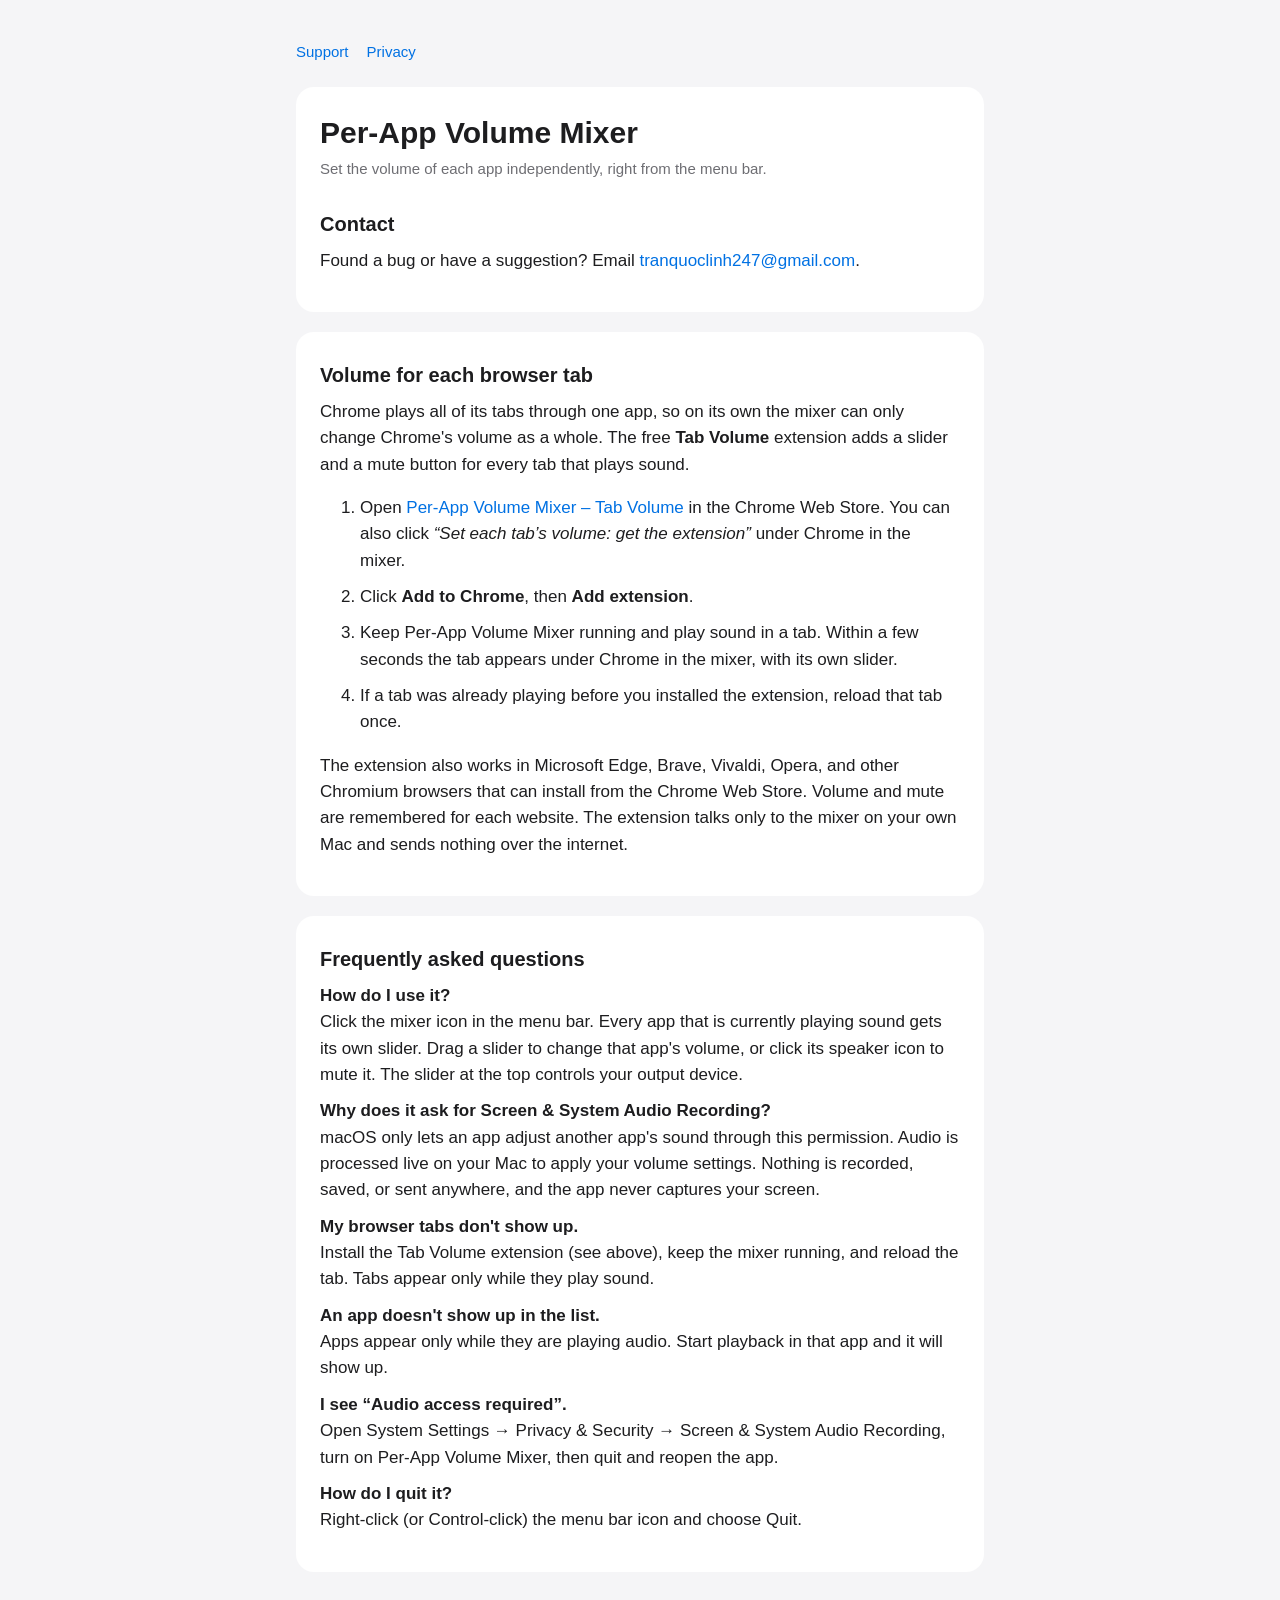
<file: index.html>
<!doctype html>
<html lang="en">
<head>
<meta charset="utf-8">
<meta name="viewport" content="width=device-width, initial-scale=1">
<title>Support – Per-App Volume Mixer</title>
<link rel="stylesheet" href="style.css">
</head>
<body>
<main>
  <nav><a href="./">Support</a><a href="privacy.html">Privacy</a></nav>

  <div class="card">
    <h1>Per-App Volume Mixer</h1>
    <p class="muted">Set the volume of each app independently, right from the menu bar.</p>

    <h2>Contact</h2>
    <p>Found a bug or have a suggestion? Email <a href="mailto:tranquoclinh247@gmail.com">tranquoclinh247@gmail.com</a>.</p>
  </div>

  <div class="card" id="tab-volume">
    <h2>Volume for each browser tab</h2>
    <p>Chrome plays all of its tabs through one app, so on its own the mixer can only change Chrome's volume as a whole. The free <strong>Tab Volume</strong> extension adds a slider and a mute button for every tab that plays sound.</p>
    <ol>
      <li>Open <a href="https://chromewebstore.google.com/detail/nccmdoalgfnjaolfimjnkgcgiaaljgpa">Per-App Volume Mixer – Tab Volume</a> in the Chrome Web Store. You can also click <em>“Set each tab’s volume: get the extension”</em> under Chrome in the mixer.</li>
      <li>Click <strong>Add to Chrome</strong>, then <strong>Add extension</strong>.</li>
      <li>Keep Per-App Volume Mixer running and play sound in a tab. Within a few seconds the tab appears under Chrome in the mixer, with its own slider.</li>
      <li>If a tab was already playing before you installed the extension, reload that tab once.</li>
    </ol>
    <p>The extension also works in Microsoft Edge, Brave, Vivaldi, Opera, and other Chromium browsers that can install from the Chrome Web Store. Volume and mute are remembered for each website. The extension talks only to the mixer on your own Mac and sends nothing over the internet.</p>
  </div>

  <div class="card">
    <h2>Frequently asked questions</h2>

    <p><strong>How do I use it?</strong><br>
    Click the mixer icon in the menu bar. Every app that is currently playing sound gets its own slider. Drag a slider to change that app's volume, or click its speaker icon to mute it. The slider at the top controls your output device.</p>

    <p><strong>Why does it ask for Screen &amp; System Audio Recording?</strong><br>
    macOS only lets an app adjust another app's sound through this permission. Audio is processed live on your Mac to apply your volume settings. Nothing is recorded, saved, or sent anywhere, and the app never captures your screen.</p>

    <p><strong>My browser tabs don't show up.</strong><br>
    Install the Tab Volume extension (see above), keep the mixer running, and reload the tab. Tabs appear only while they play sound.</p>

    <p><strong>An app doesn't show up in the list.</strong><br>
    Apps appear only while they are playing audio. Start playback in that app and it will show up.</p>

    <p><strong>I see “Audio access required”.</strong><br>
    Open System Settings → Privacy &amp; Security → Screen &amp; System Audio Recording, turn on Per-App Volume Mixer, then quit and reopen the app.</p>

    <p><strong>How do I quit it?</strong><br>
    Right-click (or Control-click) the menu bar icon and choose Quit.</p>
  </div>
</main>
</body>
</html>
</file>
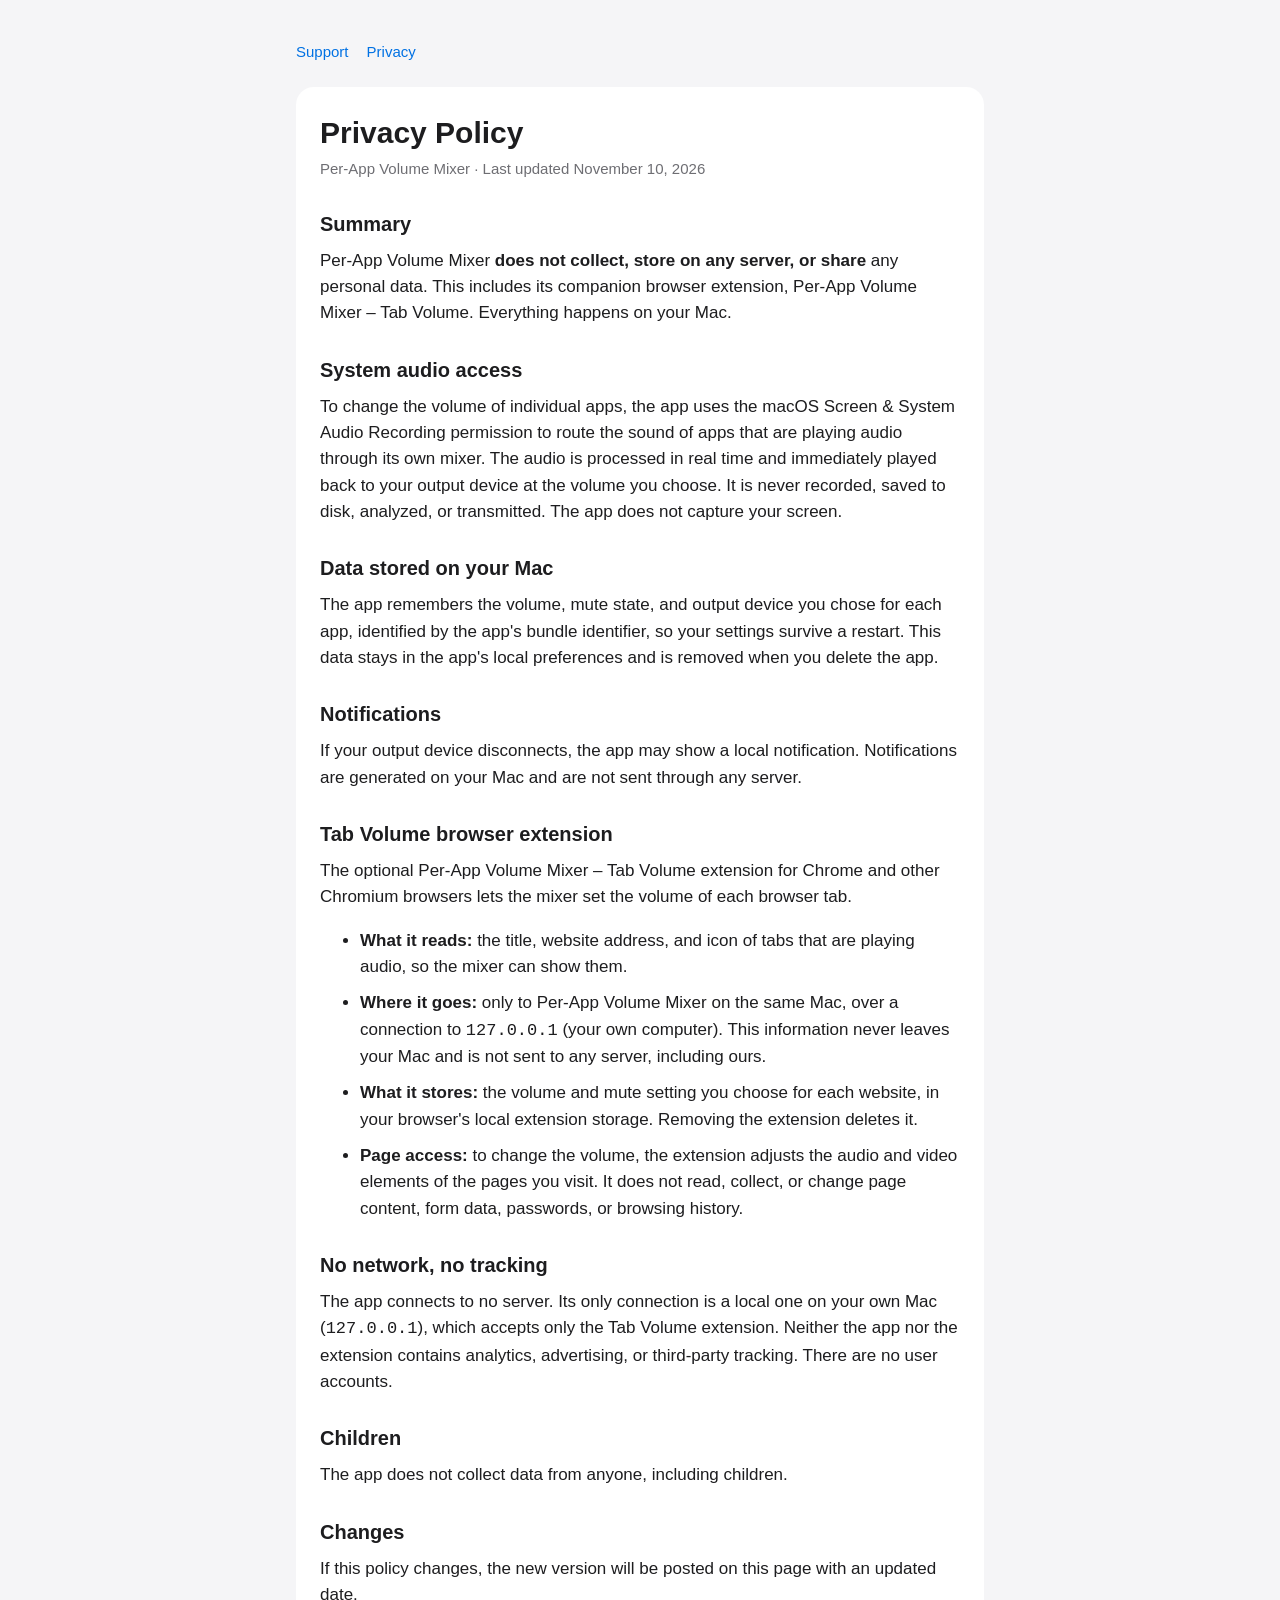
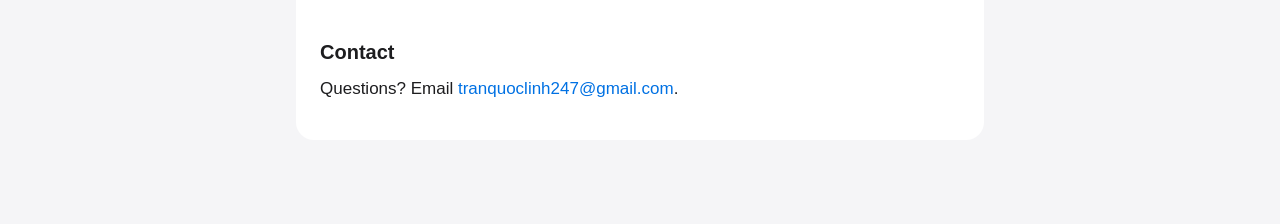
<file: privacy.html>
<!doctype html>
<html lang="en">
<head>
<meta charset="utf-8">
<meta name="viewport" content="width=device-width, initial-scale=1">
<title>Privacy Policy – Per-App Volume Mixer</title>
<link rel="stylesheet" href="style.css">
</head>
<body>
<main>
  <nav><a href="./">Support</a><a href="privacy.html">Privacy</a></nav>

  <div class="card">
    <h1>Privacy Policy</h1>
    <p class="muted">Per-App Volume Mixer · Last updated November 10, 2026</p>

    <h2>Summary</h2>
    <p>Per-App Volume Mixer <strong>does not collect, store on any server, or share</strong> any personal data. This includes its companion browser extension, Per-App Volume Mixer – Tab Volume. Everything happens on your Mac.</p>

    <h2>System audio access</h2>
    <p>To change the volume of individual apps, the app uses the macOS Screen &amp; System Audio Recording permission to route the sound of apps that are playing audio through its own mixer. The audio is processed in real time and immediately played back to your output device at the volume you choose. It is never recorded, saved to disk, analyzed, or transmitted. The app does not capture your screen.</p>

    <h2>Data stored on your Mac</h2>
    <p>The app remembers the volume, mute state, and output device you chose for each app, identified by the app's bundle identifier, so your settings survive a restart. This data stays in the app's local preferences and is removed when you delete the app.</p>

    <h2>Notifications</h2>
    <p>If your output device disconnects, the app may show a local notification. Notifications are generated on your Mac and are not sent through any server.</p>

    <h2>Tab Volume browser extension</h2>
    <p>The optional Per-App Volume Mixer – Tab Volume extension for Chrome and other Chromium browsers lets the mixer set the volume of each browser tab.</p>
    <ul>
      <li><strong>What it reads:</strong> the title, website address, and icon of tabs that are playing audio, so the mixer can show them.</li>
      <li><strong>Where it goes:</strong> only to Per-App Volume Mixer on the same Mac, over a connection to <code>127.0.0.1</code> (your own computer). This information never leaves your Mac and is not sent to any server, including ours.</li>
      <li><strong>What it stores:</strong> the volume and mute setting you choose for each website, in your browser's local extension storage. Removing the extension deletes it.</li>
      <li><strong>Page access:</strong> to change the volume, the extension adjusts the audio and video elements of the pages you visit. It does not read, collect, or change page content, form data, passwords, or browsing history.</li>
    </ul>

    <h2>No network, no tracking</h2>
    <p>The app connects to no server. Its only connection is a local one on your own Mac (<code>127.0.0.1</code>), which accepts only the Tab Volume extension. Neither the app nor the extension contains analytics, advertising, or third-party tracking. There are no user accounts.</p>

    <h2>Children</h2>
    <p>The app does not collect data from anyone, including children.</p>

    <h2>Changes</h2>
    <p>If this policy changes, the new version will be posted on this page with an updated date.</p>

    <h2>Contact</h2>
    <p>Questions? Email <a href="mailto:tranquoclinh247@gmail.com">tranquoclinh247@gmail.com</a>.</p>
  </div>
</main>
</body>
</html>
</file>
<file: style.css>
:root { --bg: #f5f5f7; --card: #fff; --text: #1d1d1f; --muted: #6e6e73; --accent: #0071e3; }
@media (prefers-color-scheme: dark) {
  :root { --bg: #000; --card: #1c1c1e; --text: #f5f5f7; --muted: #a1a1a6; --accent: #2997ff; }
}
* { box-sizing: border-box; }
body { margin: 0; background: var(--bg); color: var(--text);
  font: 17px/1.55 -apple-system, BlinkMacSystemFont, "Segoe UI", Roboto, sans-serif; }
main { max-width: 720px; margin: 0 auto; padding: 40px 16px 64px; }
.card { background: var(--card); border-radius: 18px; padding: 28px 24px; margin-bottom: 20px; }
h1 { font-size: 30px; line-height: 1.2; margin: 0 0 6px; }
h2 { font-size: 20px; margin: 28px 0 8px; }
.card > h2:first-child { margin-top: 0; }
p, li { margin: 0 0 10px; }
.muted { color: var(--muted); font-size: 15px; }
a { color: var(--accent); text-decoration: none; }
a:hover { text-decoration: underline; }
nav { display: flex; gap: 18px; margin-bottom: 24px; font-size: 15px; }
</file>
